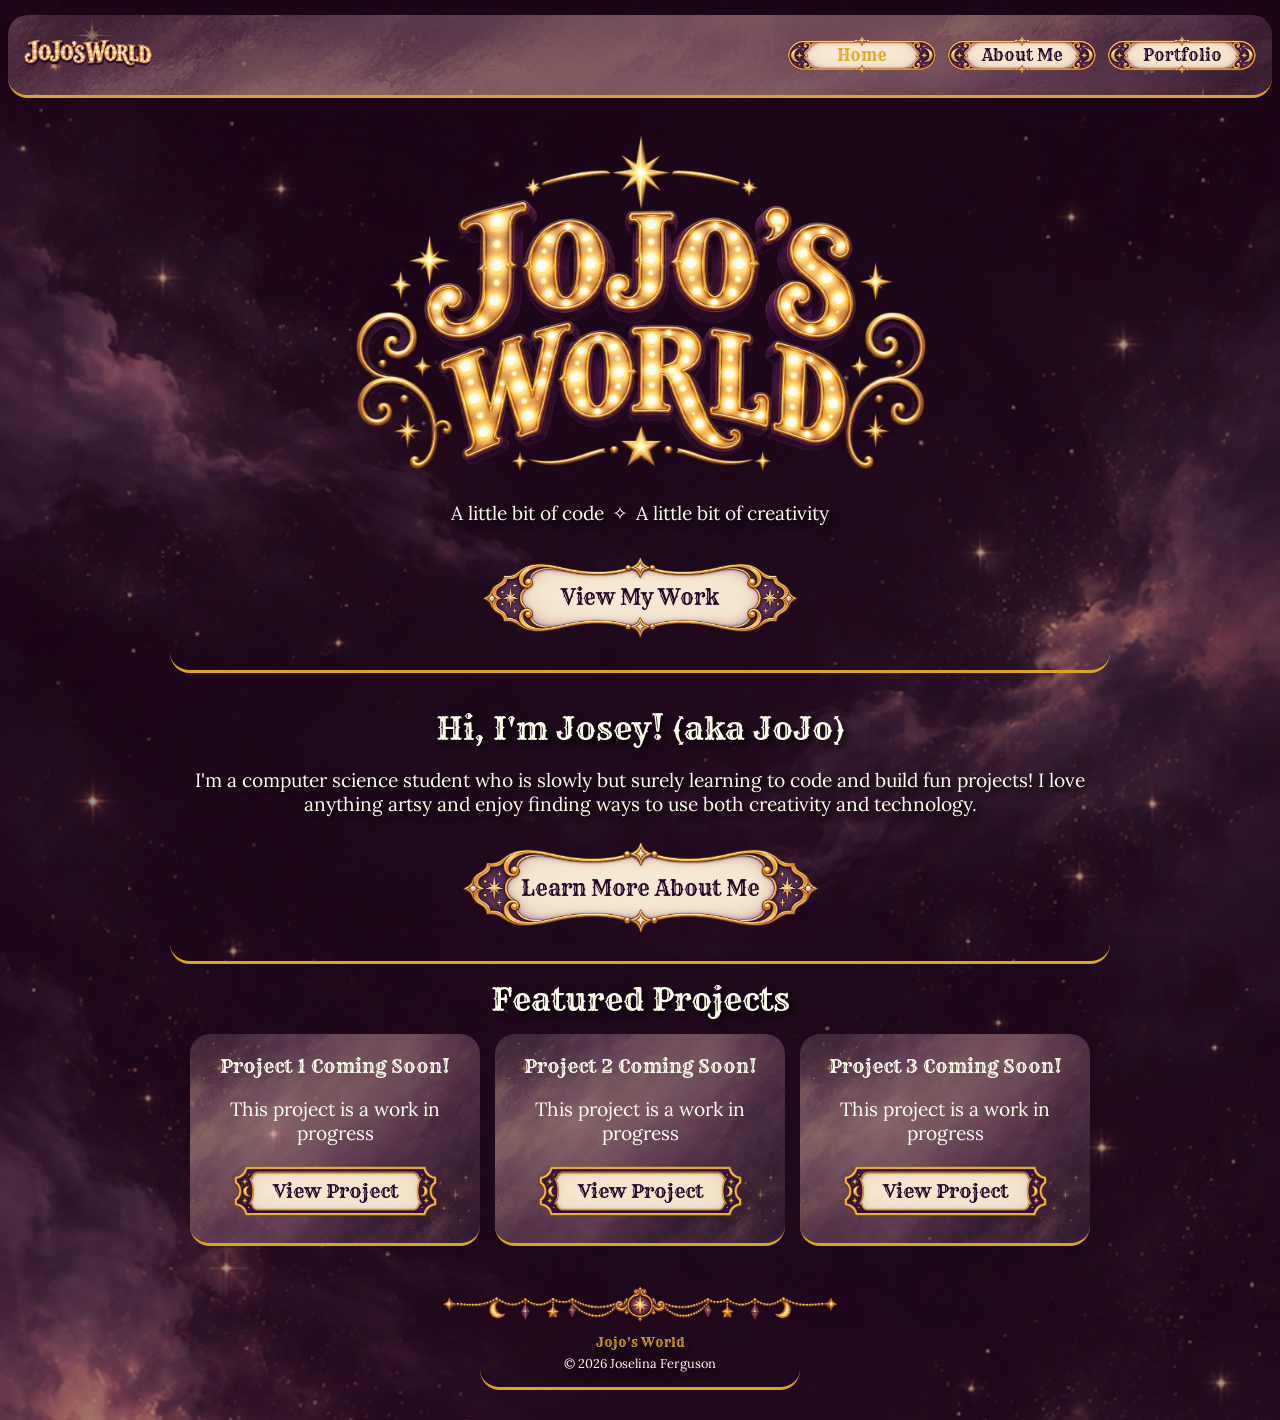
<file: index.html>
<!DOCTYPE html>
<html>
    <head>
        <title>Jojo's World</title>
        <meta 
            name="viewport" 
            content="width=device-width, initial-scale=1.0">
        
        <link 
            rel="stylesheet" 
            type="text/css" 
            href="style.css">

        <link 
            rel="icon" 
            type="image/png" 
            href="images/jojoLogo.png">

        <link 
            rel="preconnect" 
            href="https://fonts.googleapis.com">

        <link 
            rel="preconnect" 
            href="https://fonts.gstatic.com" 
            crossorigin>

        <link 
            href="https://fonts.googleapis.com/css2?family=Rye&family=Limelight&family=Lora:wght@400;700&display=swap" 
            rel="stylesheet">
    </head>

    <body>

        <nav>
            <h1>
                <img src="images/navJojosWorld.png" alt="Jojo's World">
            </h1>
            <div class="navLinks">
                <a class="active" href="index.html">Home</a>
                <a href="aboutMe.html">About Me</a>
                <a href="portfolioPage.html">Portfolio</a>
            </div>
        </nav>

        <section class="hero">
            <h2>
                <img 
                src="images/homeJojosWorld.png"
                alt ="Jojo's World">
            </h2>
            <p>
                <span>A little bit of code</span>
                <span class="sparkleHero">✧</span>
                <span>A little bit of creativity</span>
            </p>
            <a href="portfolioPage.html">View My Work </a>
        </section>
        
        <section class="aboutPreview">
            <h2>
                Hi, I'm Josey! (aka JoJo)
            </h2>
            <p>
                I'm a computer science student who is slowly but surely learning to code and build fun projects! I love anything artsy and enjoy finding ways to use both creativity and technology.
            </p>
            <a href="aboutMe.html">Learn More About Me</a>
        </section>

        <section class="featuredProjects">
            <h2>
                Featured Projects
            </h2>
            <div class="projectGrid">
                <div class = "projectCard">
                    <h3>
                        Project 1 Coming Soon!
                    </h3>
                    <p>
                        This project is a work in progress
                    </p>
                    <a href="project1.html">View Project</a>
                </div>
                <div class = "projectCard">
                    <h3>
                        Project 2 Coming Soon!
                    </h3>
                    <p>
                        This project is a work in progress
                    </p>
                    <a href="project2.html">View Project</a>
                </div>
                <div class = "projectCard">
                    <h3>
                        Project 3 Coming Soon!
                    </h3>
                    <p>
                        This project is a work in progress
                    </p>
                    <a href="project3.html">View Project</a>
                </div>
            </div>
        </section>

        <footer>
            <div class="border">
                <img
                    src="images/border3.png"
                    alt="decorative border">
            </div>
            <h3>
                Jojo's World
            </h3>
            <p>
                © 2026 Joselina Ferguson
            </p>
        </footer>

        
    </body>
</html>
</file>
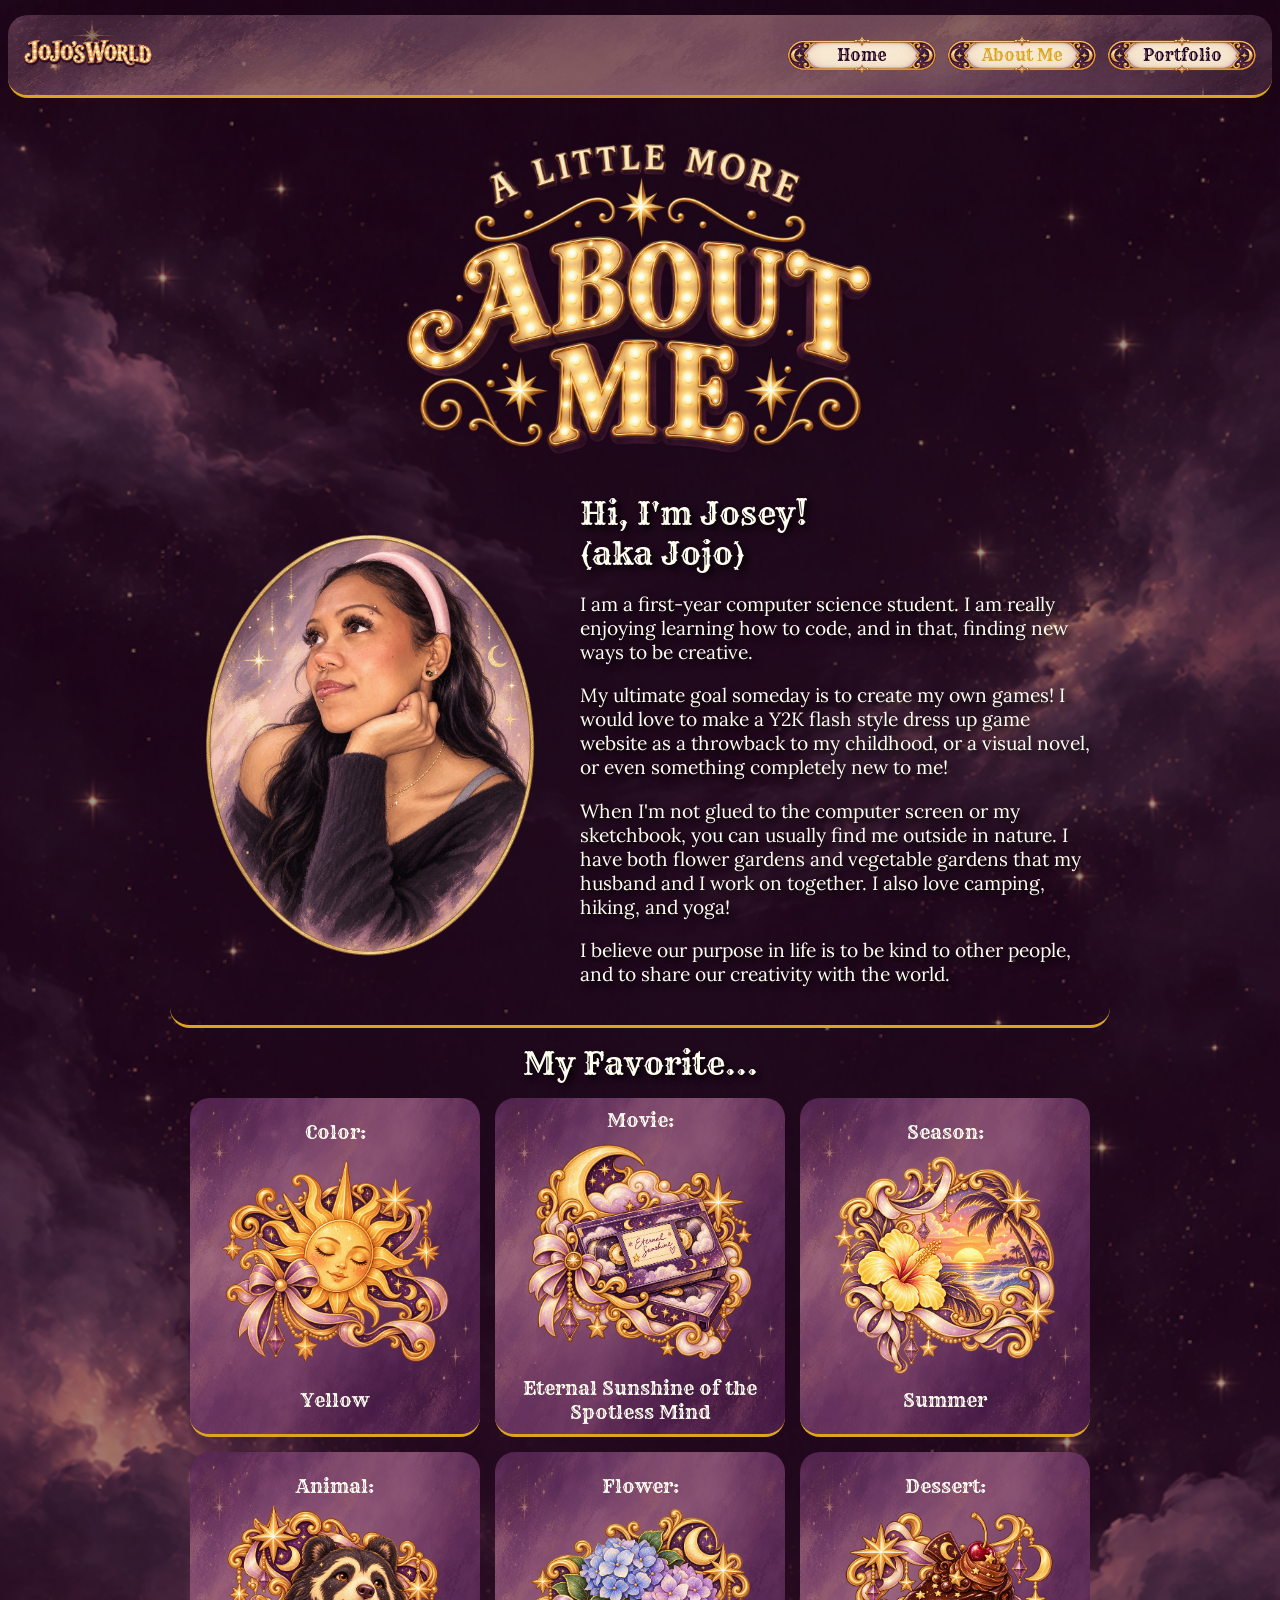
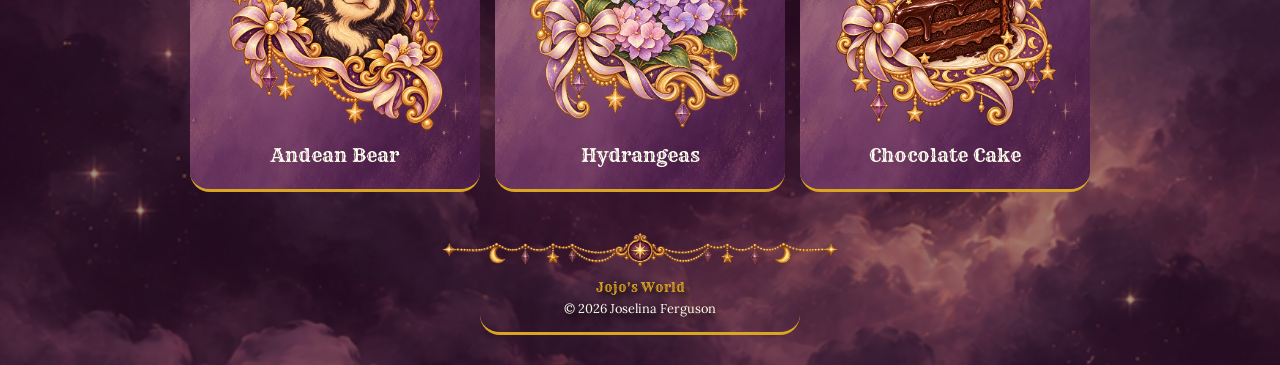
<file: aboutMe.html>
<!DOCTYPE html>
<html>
    <head>
        <title>Jojo's World | About Me</title>
        <meta 
            name="viewport" 
            content="width=device-width, initial-scale=1.0">
        
        <link 
            rel="stylesheet" 
            type="text/css" 
            href="style.css">

        <link 
            rel="icon" 
            type="image/png" 
            href="images/jojoLogo.png">

        <link 
            rel="preconnect" 
            href="https://fonts.googleapis.com">

        <link 
            rel="preconnect" 
            href="https://fonts.gstatic.com" 
            crossorigin>

        <link 
            href="https://fonts.googleapis.com/css2?family=Rye&family=Limelight&family=Lora:wght@400;700&display=swap" 
            rel="stylesheet">
    </head>

    <body>

        <nav>
            <h1>
                <img src="images/navJojosWorld.png" alt="Jojo's World">
            </h1>
            <div class="navLinks">
                <a href="index.html">Home</a>
                <a class="active" href="aboutMe.html">About Me</a>
                <a href="portfolioPage.html">Portfolio</a>
            </div>
        </nav>

        <section class="aboutWelcome">
            <img 
                src="images/aboutMeWelcome.png"
                alt ="a little more about me">
        </section>

        <section class="aboutIntro">
            <img 
                src="images/profilePhoto.png"
                alt ="a portrait of Josey">

            <div class="aboutIntroText">
                <h2>Hi, I'm Josey! <br> (aka Jojo)</h2>
                <p>
                    I am a first-year computer science student. I am really enjoying learning how to code, and in that, finding new ways to be creative.
                </p>
                <p>
                    My ultimate goal someday is to create my own games! I would love to make a Y2K flash style dress up game website as a throwback to my childhood, or a visual novel, or even something completely new to me!
                </p>
                <p>
                    When I'm not glued to the computer screen or my sketchbook, you can usually find me outside in nature. I have both flower gardens and vegetable gardens that my husband and I work on together. I also love camping, hiking, and yoga!
                </p>
                <p>
                    I believe our purpose in life is to be kind to other people, and to share our creativity with the world.
                </p>
            </div>
        </section>

        <section class="aboutFavorites">
            <h2>
                My Favorite...
            </h2>
            <div class="favoritesGrid">
                <div class="favoritesCard">
                    <h3>
                        Color:
                    </h3>
                    <div>
                        <img
                            src="images/favoritesColor.png"
                            alt="a yellow sun">
                    </div>
                    <h3>
                        Yellow
                    </h3>
                </div>
                <div class="favoritesCard">
                    <h3>
                        Movie:
                    </h3>
                    <div>
                        <img
                            src="images/favoritesMovie.png"
                            alt="a vhs tape of eternal sunshine of the spotless mind">
                    </div>
                    <h3>
                        Eternal Sunshine of the Spotless Mind
                    </h3>
                </div>
                <div class="favoritesCard">
                    <h3>
                        Season:
                    </h3>
                    <div>
                        <img
                            src="images/favoritesSeason.png"
                            alt="a tropical summer scene">
                    </div>
                    <h3>
                        Summer
                    </h3>
                </div>
                <div class="favoritesCard">
                    <h3>
                        Animal:
                    </h3>
                    <div>
                        <img
                            src="images/favoritesAnimal.png"
                            alt="a cute andean bear">
                    </div>
                    <h3>
                        Andean Bear
                    </h3>
                </div>
                <div class="favoritesCard">
                    <h3>
                        Flower:
                    </h3>
                    <div>
                        <img
                            src="images/favoritesFlower.png"
                            alt="a bouquet of hydrangeas">
                    </div>
                    <h3>
                        Hydrangeas
                    </h3>
                </div>
                <div class="favoritesCard">
                    <h3>
                        Dessert:
                    </h3>
                    <div>
                        <img
                            src="images/favoritesDessert.png"
                            alt="a slice of chocolate cake">
                    </div>
                    <h3>
                        Chocolate Cake
                    </h3>
                </div>
            </div>
        </section>

        <footer>
            <div class="border">
                <img
                    src="images/border3.png"
                    alt="decorative border">
            </div>
            <h3>
                Jojo's World
            </h3>
            <p>
                © 2026 Joselina Ferguson
            </p>
        </footer>

        
    </body>
</html>
</file>
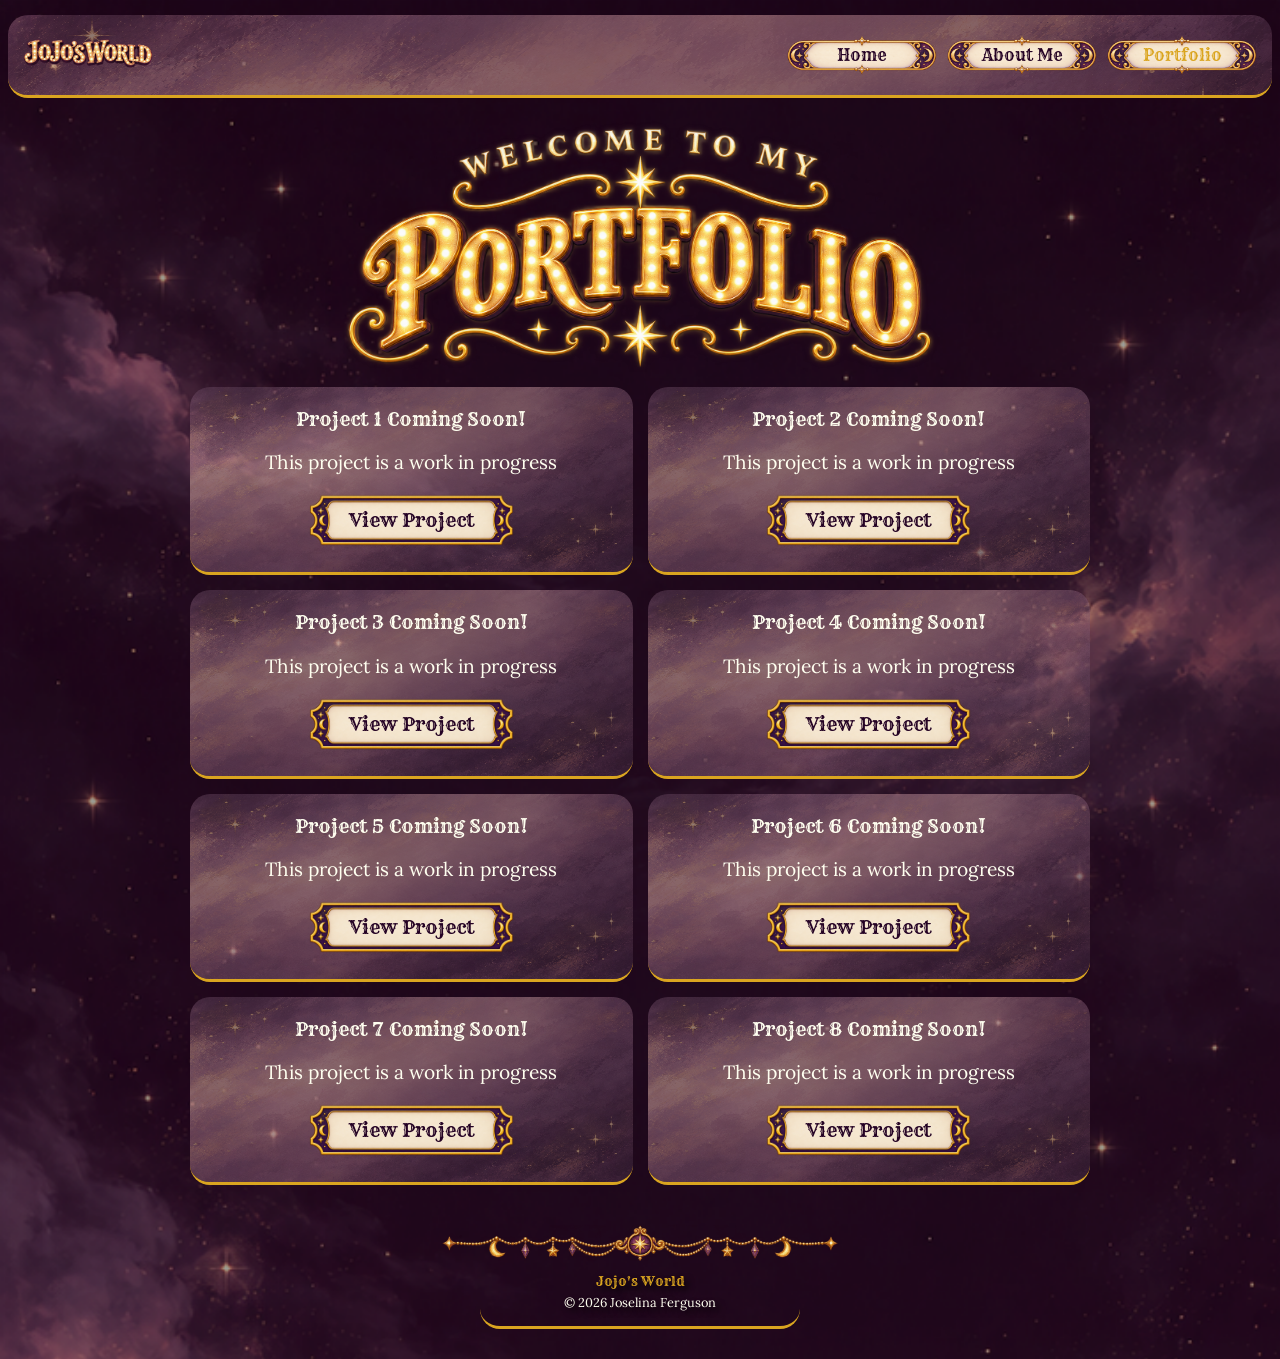
<file: portfolioPage.html>
<!DOCTYPE html>
<html>
    <head>
        <title>Jojo's World | Portfolio</title>
        <meta 
            name="viewport" 
            content="width=device-width, initial-scale=1.0">
        
        <link 
            rel="stylesheet" 
            type="text/css" 
            href="style.css">

        <link 
            rel="icon" 
            type="image/png" 
            href="images/jojoLogo.png">

        <link 
            rel="preconnect" 
            href="https://fonts.googleapis.com">

        <link 
            rel="preconnect" 
            href="https://fonts.gstatic.com" 
            crossorigin>

        <link 
            href="https://fonts.googleapis.com/css2?family=Rye&family=Limelight&family=Lora:wght@400;700&display=swap" 
            rel="stylesheet">
    </head>

    <body>

        <nav>
            <h1>
                <img src="images/navJojosWorld.png" alt="Jojo's World">
            </h1>
            <div class="navLinks">
                <a href="index.html">Home</a>
                <a href="aboutMe.html">About Me</a>
                <a class="active" href="portfolioPage.html">Portfolio</a>
            </div>
        </nav>

        <section class="featuredProjectsPortfolio">
            <h2>
                <img 
                src="images/porfolioWelcome.png"
                alt ="Welcome to my portfolio!">
            </h2>
            <div class="projectGridPortfolio">
                <div class = "projectCard">
                    <h3>
                        Project 1 Coming Soon!
                    </h3>
                    <p>
                        This project is a work in progress
                    </p>
                    <a href="project1.html">View Project</a>
                </div>
                <div class = "projectCard">
                    <h3>
                        Project 2 Coming Soon!
                    </h3>
                    <p>
                        This project is a work in progress
                    </p>
                    <a href="project2.html">View Project</a>
                </div>
                <div class = "projectCard">
                    <h3>
                        Project 3 Coming Soon!
                    </h3>
                    <p>
                        This project is a work in progress
                    </p>
                    <a href="project3.html">View Project</a>
                </div>
                <div class = "projectCard">
                    <h3>
                        Project 4 Coming Soon!
                    </h3>
                    <p>
                        This project is a work in progress
                    </p>
                    <a href="project4.html">View Project</a>
                </div>
                <div class = "projectCard">
                    <h3>
                        Project 5 Coming Soon!
                    </h3>
                    <p>
                        This project is a work in progress
                    </p>
                    <a href="project5.html">View Project</a>
                </div>
                <div class = "projectCard">
                    <h3>
                        Project 6 Coming Soon!
                    </h3>
                    <p>
                        This project is a work in progress
                    </p>
                    <a href="project6.html">View Project</a>
                </div>
                   <div class = "projectCard">
                    <h3>
                        Project 7 Coming Soon!
                    </h3>
                    <p>
                        This project is a work in progress
                    </p>
                    <a href="project7.html">View Project</a>
                </div>
                   <div class = "projectCard">
                    <h3>
                        Project 8 Coming Soon!
                    </h3>
                    <p>
                        This project is a work in progress
                    </p>
                    <a href="project8.html">View Project</a>
                </div>
            </div>
        </section>

         

        <footer>
            <div class="border">
                <img
                    src="images/border3.png"
                    alt="decorative border">
            </div>
            <h3>
                Jojo's World
            </h3>
            <p>
                © 2026 Joselina Ferguson
            </p>
        </footer>
        
    </body>
</html>
</file>
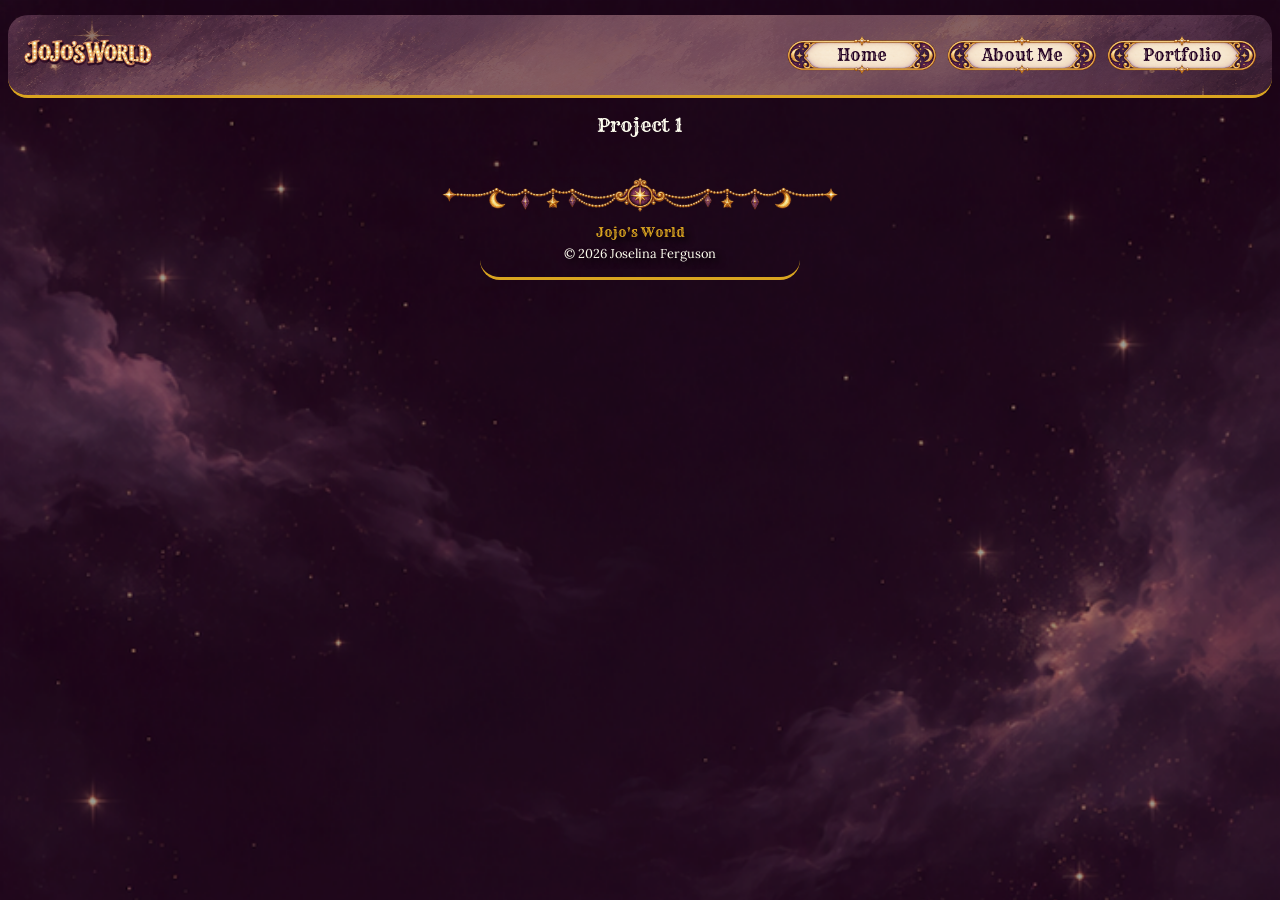
<file: project1.html>
<!DOCTYPE html>
<html>
    <head>
        <title>Jojo's World | Project 1</title>
        <meta 
            name="viewport" 
            content="width=device-width, initial-scale=1.0">
        
        <link 
            rel="stylesheet" 
            type="text/css" 
            href="style.css">

        <link 
            rel="icon" 
            type="image/png" 
            href="images/jojoLogo.png">

        <link 
            rel="preconnect" 
            href="https://fonts.googleapis.com">

        <link 
            rel="preconnect" 
            href="https://fonts.gstatic.com" 
            crossorigin>

        <link 
            href="https://fonts.googleapis.com/css2?family=Rye&family=Limelight&family=Lora:wght@400;700&display=swap" 
            rel="stylesheet">
    </head>

    <body>

        <nav>
            <h1>
                <img src="images/navJojosWorld.png" alt="Jojo's World">
            </h1>
            <div class="navLinks">
                <a href="index.html">Home</a>
                <a href="aboutMe.html">About Me</a>
                <a href="portfolioPage.html">Portfolio</a>
            </div>
        </nav>

        <h3>Project 1</h3>

        <footer>
            <div class="border">
                <img
                    src="images/border3.png"
                    alt="decorative border">
            </div>
            <h3>
                Jojo's World
            </h3>
            <p>
                © 2026 Joselina Ferguson
            </p>
        </footer>

        
    </body>
</html>
</file>
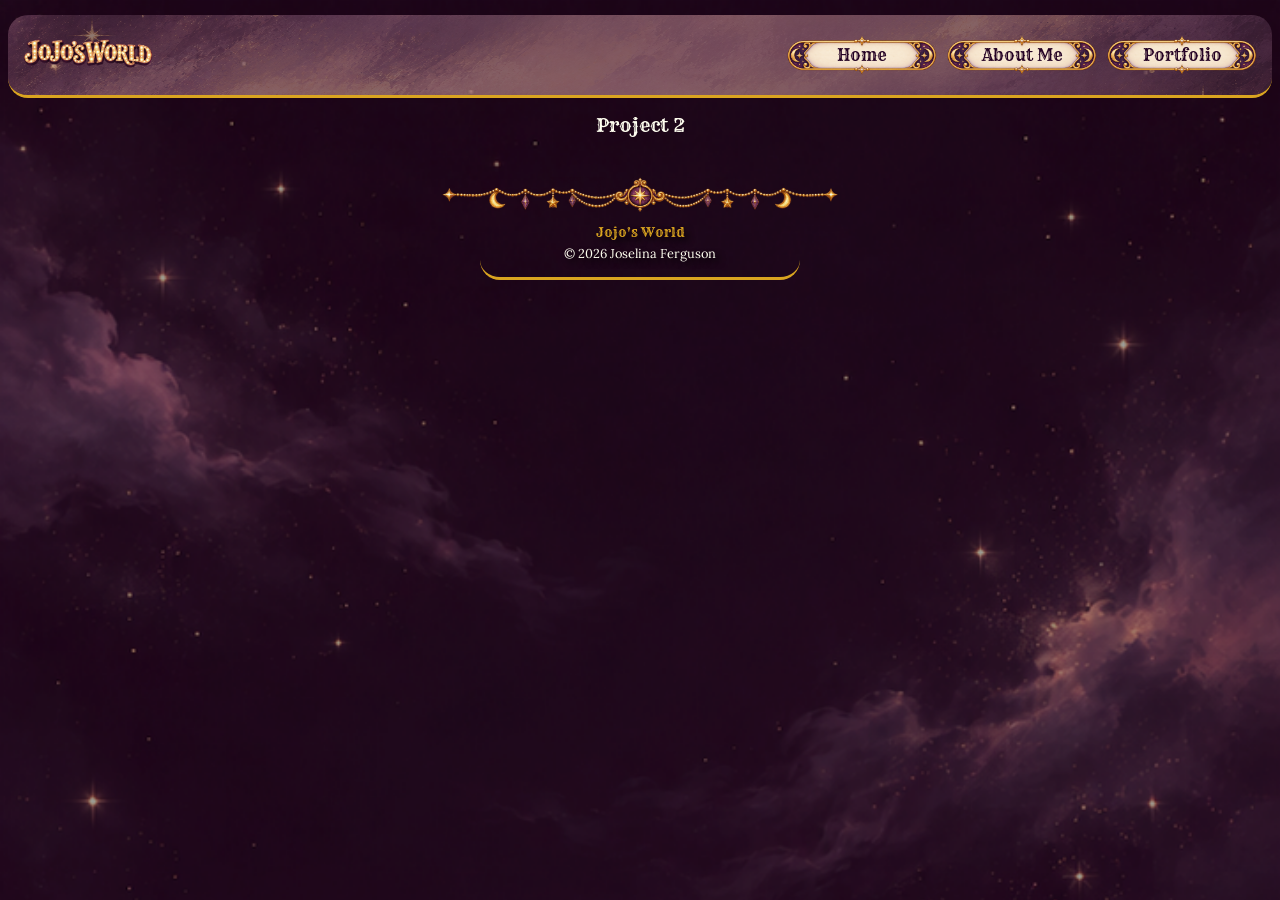
<file: project2.html>
<!DOCTYPE html>
<html>
    <head>
        <title>Jojo's World | Project 2</title>
        <meta 
            name="viewport" 
            content="width=device-width, initial-scale=1.0">
        
        <link 
            rel="stylesheet" 
            type="text/css" 
            href="style.css">

        <link 
            rel="icon" 
            type="image/png" 
            href="images/jojoLogo.png">

        <link 
            rel="preconnect" 
            href="https://fonts.googleapis.com">

        <link 
            rel="preconnect" 
            href="https://fonts.gstatic.com" 
            crossorigin>

        <link 
            href="https://fonts.googleapis.com/css2?family=Rye&family=Limelight&family=Lora:wght@400;700&display=swap" 
            rel="stylesheet">
    </head>

    <body>

        <nav>
            <h1>
                <img src="images/navJojosWorld.png" alt="Jojo's World">
            </h1>
            <div class="navLinks">
                <a href="index.html">Home</a>
                <a href="aboutMe.html">About Me</a>
                <a href="portfolioPage.html">Portfolio</a>
            </div>
        </nav>

        <h3>Project 2</h3>

        <footer>
            <div class="border">
                <img
                    src="images/border3.png"
                    alt="decorative border">
            </div>
            <h3>
                Jojo's World
            </h3>
            <p>
                © 2026 Joselina Ferguson
            </p>
        </footer>

        

        
    </body>
</html>
</file>
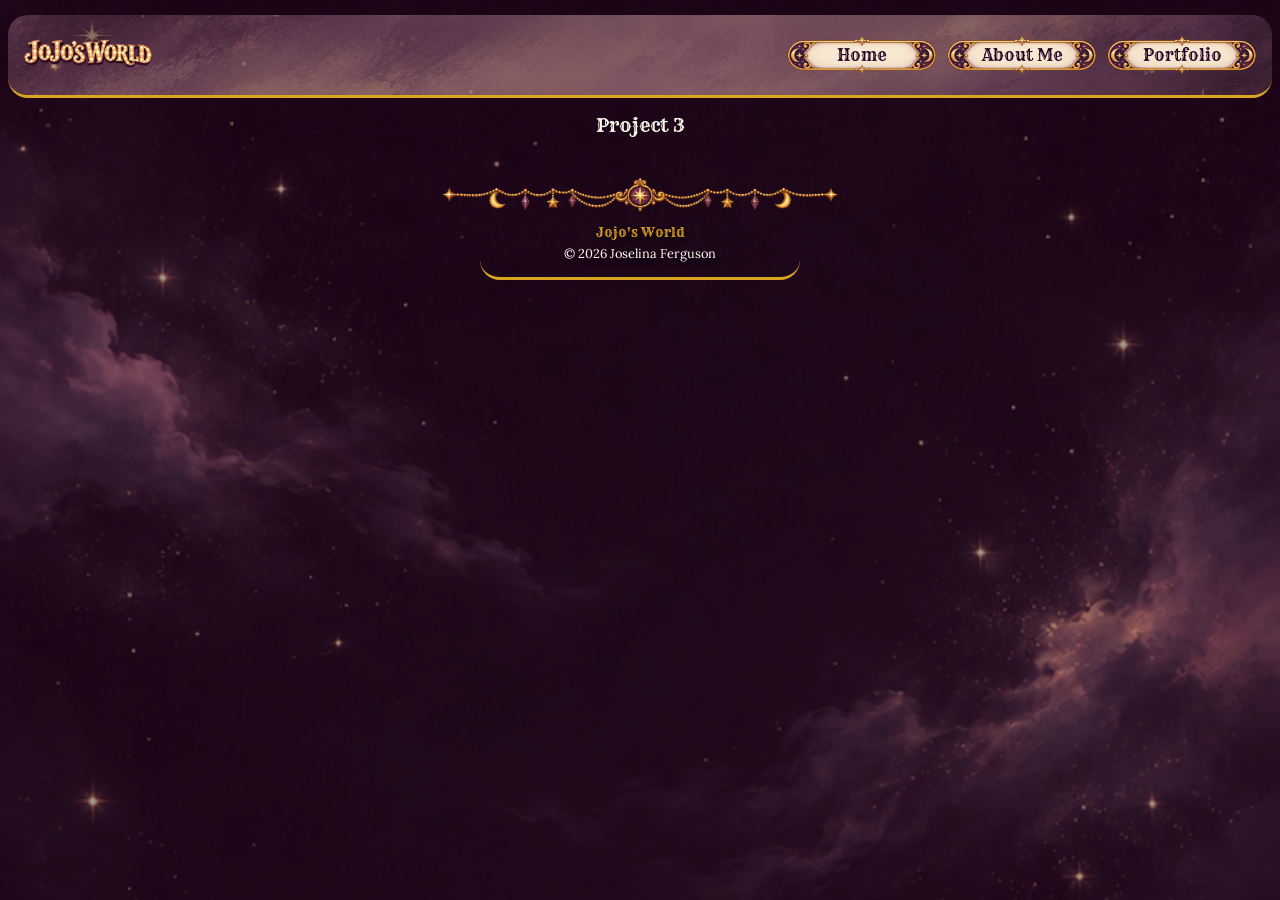
<file: project3.html>
<!DOCTYPE html>
<html>
    <head>
        <title>Jojo's World | Project 3</title>
        <meta 
            name="viewport" 
            content="width=device-width, initial-scale=1.0">
        
        <link 
            rel="stylesheet" 
            type="text/css" 
            href="style.css">

        <link 
            rel="icon" 
            type="image/png" 
            href="images/jojoLogo.png">

        <link 
            rel="preconnect" 
            href="https://fonts.googleapis.com">

        <link 
            rel="preconnect" 
            href="https://fonts.gstatic.com" 
            crossorigin>

        <link 
            href="https://fonts.googleapis.com/css2?family=Rye&family=Limelight&family=Lora:wght@400;700&display=swap" 
            rel="stylesheet">
    </head>

    <body>

        <nav>
            <h1>
                <img src="images/navJojosWorld.png" alt="Jojo's World">
            </h1>
            <div class="navLinks">
                <a href="index.html">Home</a>
                <a href="aboutMe.html">About Me</a>
                <a href="portfolioPage.html">Portfolio</a>
            </div>
        </nav>

        <h3>Project 3</h3>

        <footer>
            <div class="border">
                <img
                    src="images/border3.png"
                    alt="decorative border">
            </div>
            <h3>
                Jojo's World
            </h3>
            <p>
                © 2026 Joselina Ferguson
            </p>
        </footer>

        
    </body>
</html>
</file>
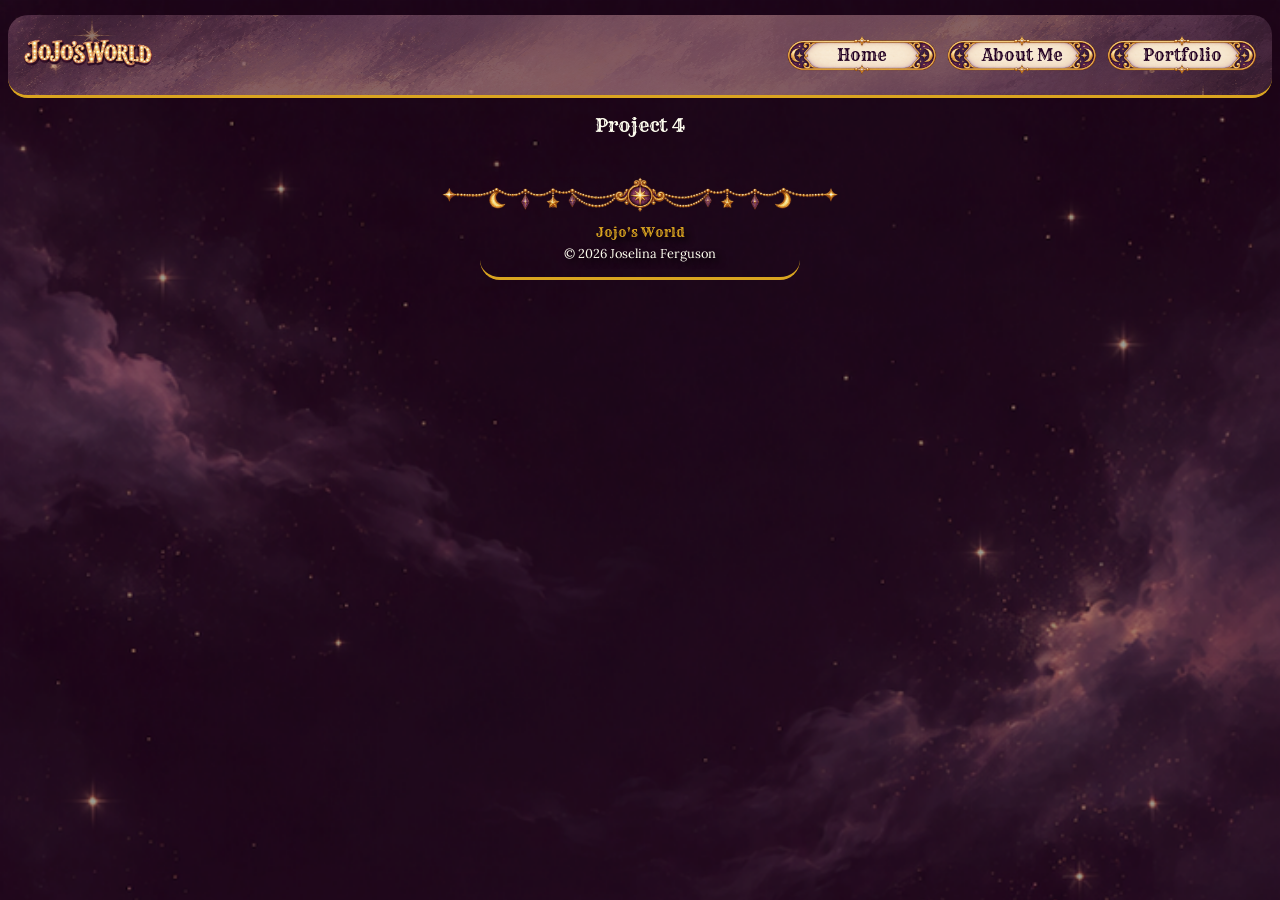
<file: project4.html>
<!DOCTYPE html>
<html>
    <head>
        <title>Jojo's World | Project 4</title>
        <meta 
            name="viewport" 
            content="width=device-width, initial-scale=1.0">
        
        <link 
            rel="stylesheet" 
            type="text/css" 
            href="style.css">

        <link 
            rel="icon" 
            type="image/png" 
            href="images/jojoLogo.png">

        <link 
            rel="preconnect" 
            href="https://fonts.googleapis.com">

        <link 
            rel="preconnect" 
            href="https://fonts.gstatic.com" 
            crossorigin>

        <link 
            href="https://fonts.googleapis.com/css2?family=Rye&family=Limelight&family=Lora:wght@400;700&display=swap" 
            rel="stylesheet">
    </head>

    <body>

        <nav>
            <h1>
                <img src="images/navJojosWorld.png" alt="Jojo's World">
            </h1>
            <div class="navLinks">
                <a href="index.html">Home</a>
                <a href="aboutMe.html">About Me</a>
                <a href="portfolioPage.html">Portfolio</a>
            </div>
        </nav>

        <h3>Project 4</h3>

        <footer>
            <div class="border">
                <img
                    src="images/border3.png"
                    alt="decorative border">
            </div>
            <h3>
                Jojo's World
            </h3>
            <p>
                © 2026 Joselina Ferguson
            </p>
        </footer>

        
    </body>
</html>
</file>
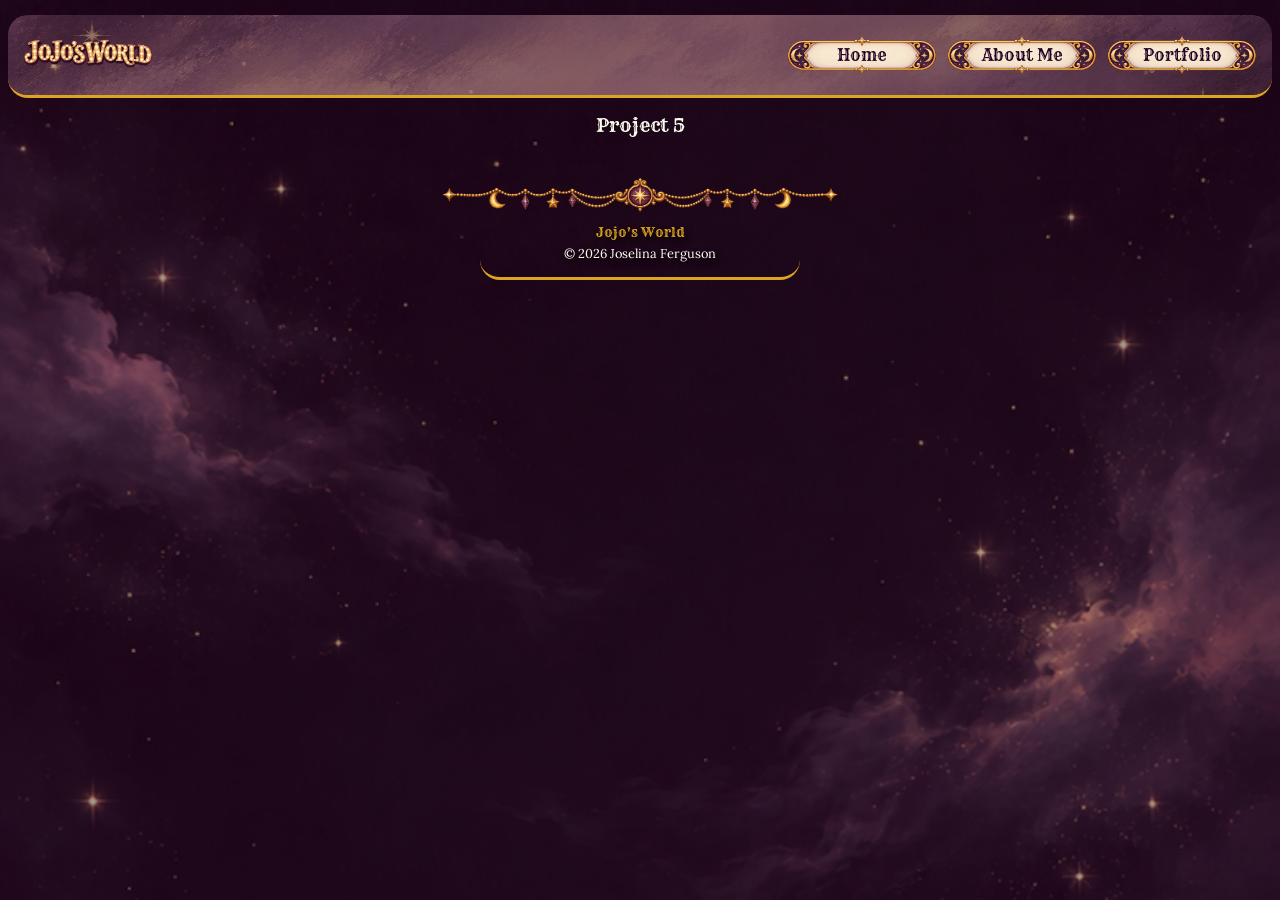
<file: project5.html>
<!DOCTYPE html>
<html>
    <head>
        <title>Jojo's World | Project 5</title>
        <meta 
            name="viewport" 
            content="width=device-width, initial-scale=1.0">
        
        <link 
            rel="stylesheet" 
            type="text/css" 
            href="style.css">

        <link 
            rel="icon" 
            type="image/png" 
            href="images/jojoLogo.png">

        <link 
            rel="preconnect" 
            href="https://fonts.googleapis.com">

        <link 
            rel="preconnect" 
            href="https://fonts.gstatic.com" 
            crossorigin>

        <link 
            href="https://fonts.googleapis.com/css2?family=Rye&family=Limelight&family=Lora:wght@400;700&display=swap" 
            rel="stylesheet">
    </head>

    <body>

        <nav>
            <h1>
                <img src="images/navJojosWorld.png" alt="Jojo's World">
            </h1>
            <div class="navLinks">
                <a href="index.html">Home</a>
                <a href="aboutMe.html">About Me</a>
                <a href="portfolioPage.html">Portfolio</a>
            </div>
        </nav>

        <h3>Project 5</h3>

        <footer>
            <div class="border">
                <img
                    src="images/border3.png"
                    alt="decorative border">
            </div>
            <h3>
                Jojo's World
            </h3>
            <p>
                © 2026 Joselina Ferguson
            </p>
        </footer>

        
    </body>
</html>
</file>
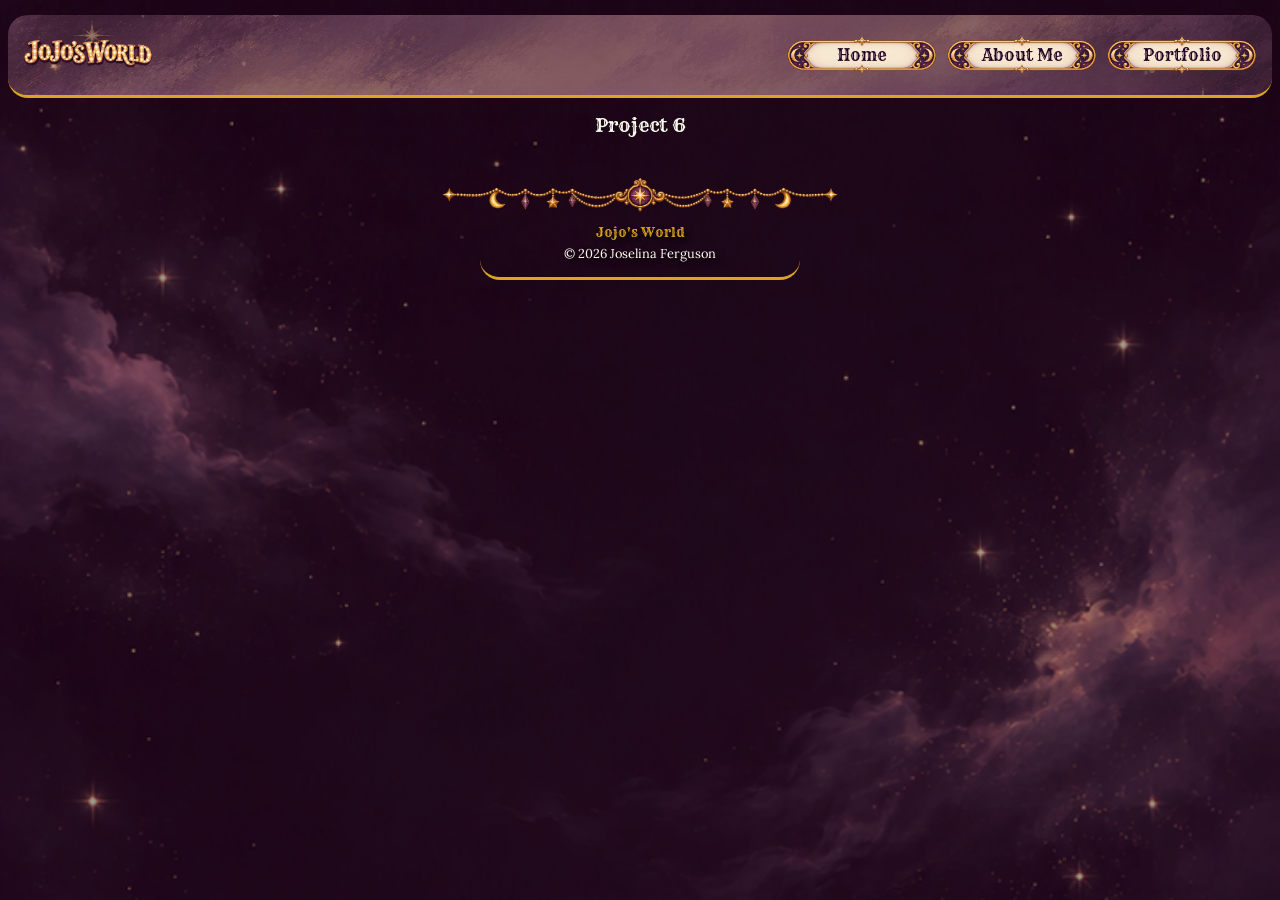
<file: project6.html>
<!DOCTYPE html>
<html>
    <head>
        <title>Jojo's World | Project 6</title>
        <meta 
            name="viewport" 
            content="width=device-width, initial-scale=1.0">
        
        <link 
            rel="stylesheet" 
            type="text/css" 
            href="style.css">

        <link 
            rel="icon" 
            type="image/png" 
            href="images/jojoLogo.png">

        <link 
            rel="preconnect" 
            href="https://fonts.googleapis.com">

        <link 
            rel="preconnect" 
            href="https://fonts.gstatic.com" 
            crossorigin>

        <link 
            href="https://fonts.googleapis.com/css2?family=Rye&family=Limelight&family=Lora:wght@400;700&display=swap" 
            rel="stylesheet">
    </head>

    <body>

        <nav>
            <h1>
                <img src="images/navJojosWorld.png" alt="Jojo's World">
            </h1>
            <div class="navLinks">
                <a href="index.html">Home</a>
                <a href="aboutMe.html">About Me</a>
                <a href="portfolioPage.html">Portfolio</a>
            </div>
        </nav>

        <h3>Project 6</h3>

        <footer>
            <div class="border">
                <img
                    src="images/border3.png"
                    alt="decorative border">
            </div>
            <h3>
                Jojo's World
            </h3>
            <p>
                © 2026 Joselina Ferguson
            </p>
        </footer>

        
    </body>
</html>
</file>
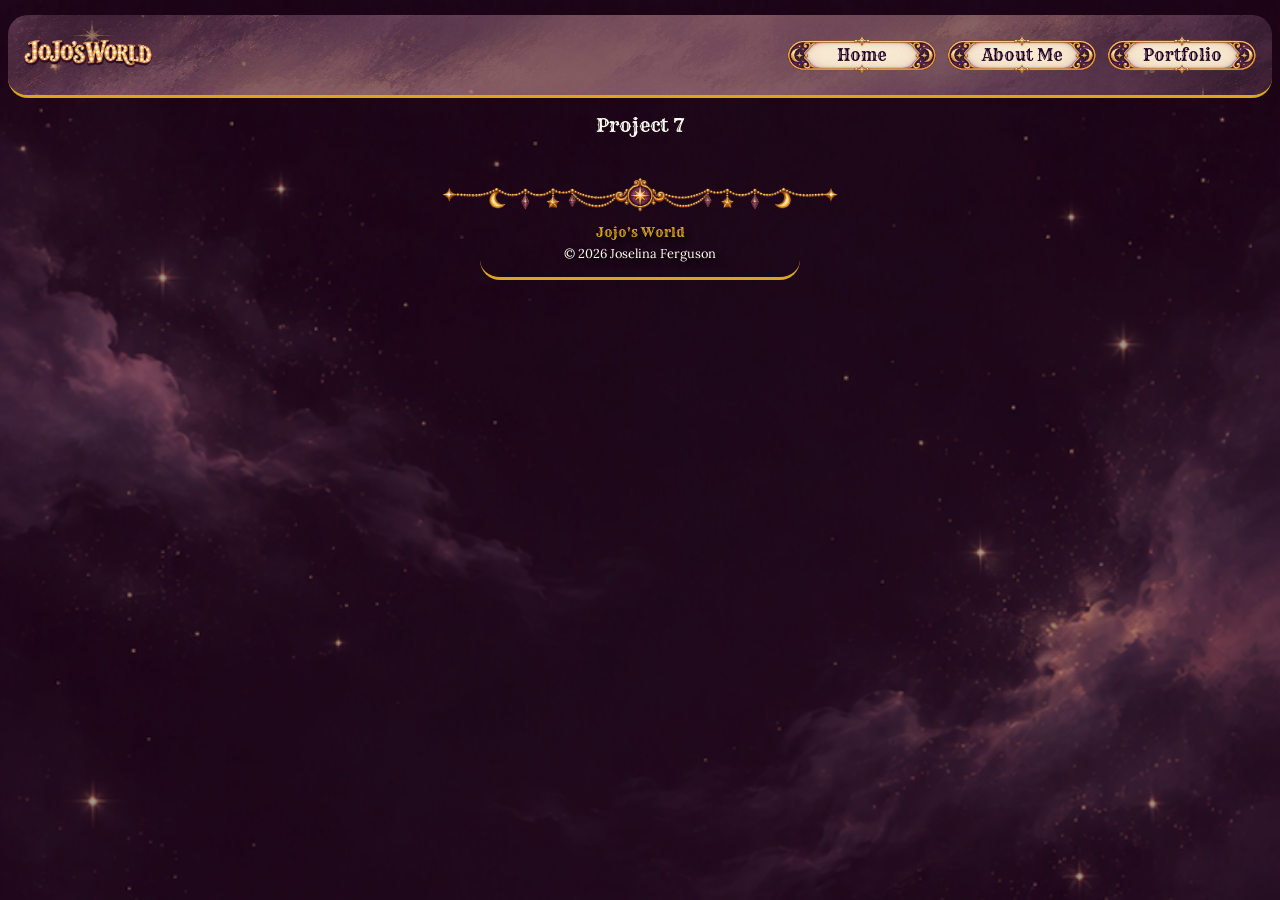
<file: project7.html>
<!DOCTYPE html>
<html>
    <head>
        <title>Jojo's World | Project 7</title>
        <meta 
            name="viewport" 
            content="width=device-width, initial-scale=1.0">
        
        <link 
            rel="stylesheet" 
            type="text/css" 
            href="style.css">

        <link 
            rel="icon" 
            type="image/png" 
            href="images/jojoLogo.png">

        <link 
            rel="preconnect" 
            href="https://fonts.googleapis.com">

        <link 
            rel="preconnect" 
            href="https://fonts.gstatic.com" 
            crossorigin>

        <link 
            href="https://fonts.googleapis.com/css2?family=Rye&family=Limelight&family=Lora:wght@400;700&display=swap" 
            rel="stylesheet">
    </head>

    <body>

        <nav>
            <h1>
                <img src="images/navJojosWorld.png" alt="Jojo's World">
            </h1>
            <div class="navLinks">
                <a href="index.html">Home</a>
                <a href="aboutMe.html">About Me</a>
                <a href="portfolioPage.html">Portfolio</a>
            </div>
        </nav>

        <h3>Project 7</h3>

        <footer>
            <div class="border">
                <img
                    src="images/border3.png"
                    alt="decorative border">
            </div>
            <h3>
                Jojo's World
            </h3>
            <p>
                © 2026 Joselina Ferguson
            </p>
        </footer>

        
    </body>
</html>
</file>
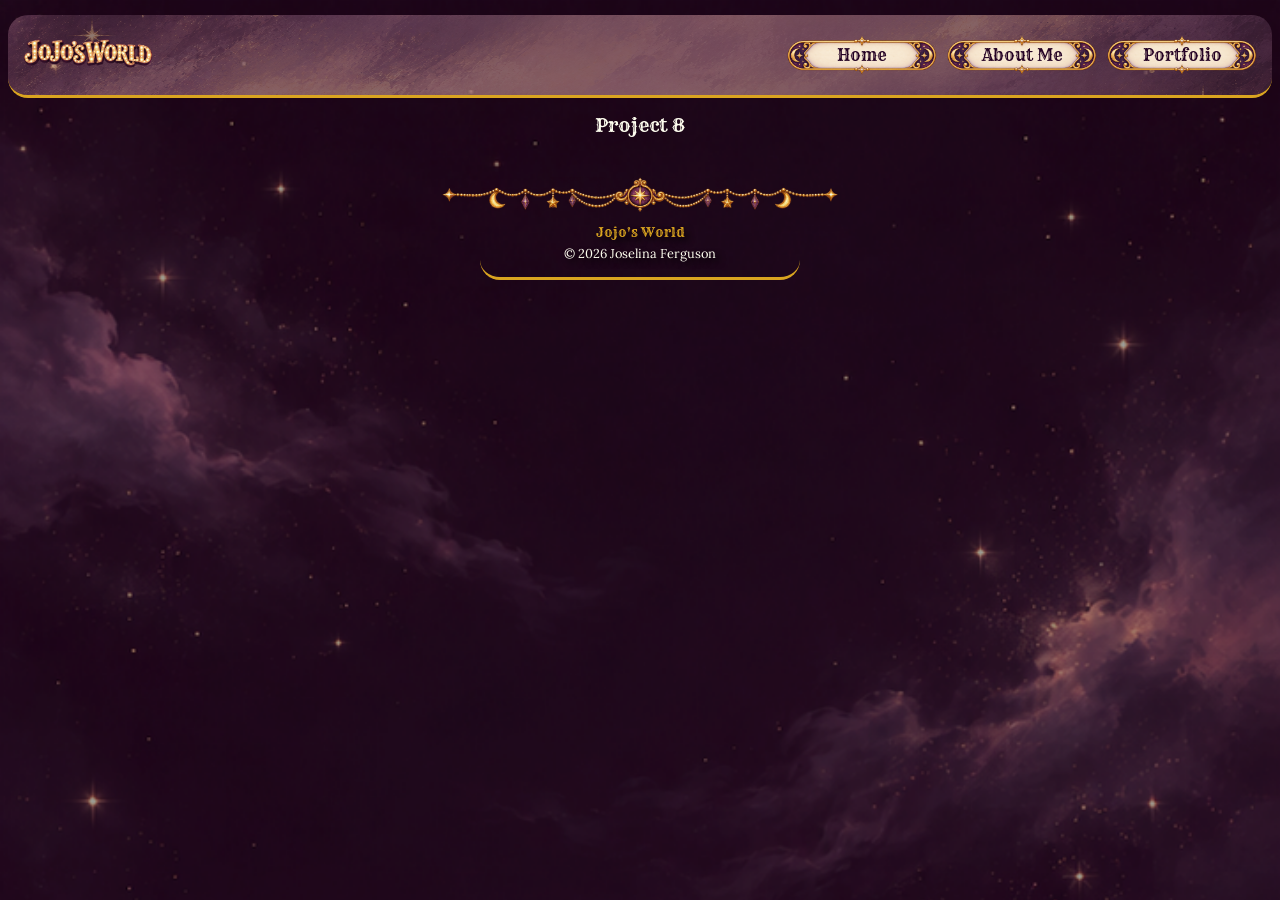
<file: project8.html>
<!DOCTYPE html>
<html>
    <head>
        <title>Jojo's World | Project 8</title>
        <meta 
            name="viewport" 
            content="width=device-width, initial-scale=1.0">
        
        <link 
            rel="stylesheet" 
            type="text/css" 
            href="style.css">

        <link 
            rel="icon" 
            type="image/png" 
            href="images/jojoLogo.png">

        <link 
            rel="preconnect" 
            href="https://fonts.googleapis.com">

        <link 
            rel="preconnect" 
            href="https://fonts.gstatic.com" 
            crossorigin>

        <link 
            href="https://fonts.googleapis.com/css2?family=Rye&family=Limelight&family=Lora:wght@400;700&display=swap" 
            rel="stylesheet">
    </head>

    <body>

        <nav>
            <h1>
                <img src="images/navJojosWorld.png" alt="Jojo's World">
            </h1>
            <div class="navLinks">
                <a href="index.html">Home</a>
                <a href="aboutMe.html">About Me</a>
                <a href="portfolioPage.html">Portfolio</a>
            </div>
        </nav>

        <h3>Project 8</h3>

        <footer>
            <div class="border">
                <img
                    src="images/border3.png"
                    alt="decorative border">
            </div>
            <h3>
                Jojo's World
            </h3>
            <p>
                © 2026 Joselina Ferguson
            </p>
        </footer>

        
    </body>
</html>
</file>
<file: style.css>
/* 
GENERAL/BASE STYLES 
*/

h1 {
    font-family: "Rye", serif;
    font-size: 1rem;
    color: ivory;
    font-weight: normal;
    margin: 0;
}

h2 {
    font-family: "Rye", sans-serif;
    color: ivory;
    font-weight: normal;
    font-size: 1.2rem;
    margin: 0;
}

h3 {
    font-family: "Rye", serif;
    font-size: 1.2rem;
    color: ivory;
    font-weight: normal;
    margin: 0;
    text-align: center;
    text-shadow: none;
}

body {
    font-family: "Lora", Georgia, serif;
    color: ivory;
    background-color: rgb(36, 2, 36);
    font-weight: normal;
    font-size: 1.2rem;
    background-image: url("images/background1.png");
    background-size: 100% auto;
    background-repeat: no-repeat;
    background-position: top center;
    text-shadow: 4px 4px 6px rgba(0, 0, 0, 0.9);
}


/* 
NAVIGATION STYLES 
*/

.navLinks {
    display: flex;
    gap: 10px;
}

nav a {
    color: rgb(36, 2, 36);
    font-family: "Rye";
    font-size: 1rem;
    font-weight: normal;
    text-decoration: none;
    white-space: nowrap;
    background-image: url(images/navbutton.png);
    background-size: contain;
    background-repeat: no-repeat;
    background-position: center;
    width: 150px;
    height: 50px;
    display: flex;
    align-items: center;
    justify-content: center;
}

nav a:hover {
    color: goldenrod;
}

nav a.active {
    color: goldenrod;
    position: relative;
}

nav {
    display: flex;
    justify-content: space-between;
    align-items: center;
    padding: 15px;
    border-bottom: 3px solid goldenrod;
    border-radius: 20px;
    margin: 15px auto;
    text-shadow: none;
    position: relative;
    overflow: hidden;
}

nav::before {
    content: "";
    position: absolute;
    background-image: url("images/navBackground.png");
    inset: 0;
    background-size: 100% 100%;
    background-repeat: no-repeat;
    background-position: center;
    opacity: 0.5;
}

nav > * {
    position: relative;
}

nav img {
    width: 130px;
}

/* 
HERO STYLES 
*/

.hero {
    text-align: center;
    padding: 20px;
    margin: 15px auto;
    border-bottom: 3px solid goldenrod;
    border-radius: 20px;
    max-width: 900px;
}

.hero h2 {
    font-size: 2rem;
}

.hero p {
    display: flex;
    justify-content: center;
}

.sparkleHero {
    margin: 0 8px;
}

.hero a {
    text-decoration: none;
    background-image: url("images/button1.png");
    background-size: contain;
    background-repeat: no-repeat;
    background-position: center;
    color: rgb(36, 2, 36);
    text-shadow: none;
    padding: 80px;
    display: inline-block;
    margin: -40px;
    font-size: 1.3rem;
    font-family: "Rye", serif;
}

.hero a:hover {
    color: goldenrod;
}

.hero img {
    width: 65%;
}

/* 
ABOUT PREVIEW STYLES 
*/

.aboutPreview {
    text-align: center;
    padding: 20px;
    margin: 15px auto;
    border-bottom: 3px solid goldenrod;
    border-radius: 20px;
    max-width: 900px;
}

.aboutPreview h2 {
    font-size: 2rem;
}

.aboutPreview a {
    text-decoration: none;
    background-image: url("images/button1.png");
    background-size: contain;
    background-repeat: no-repeat;
    background-position: center;
    color: rgb(36, 2, 36);
    text-shadow: none;
    padding: 60px;
    display: inline-block;
    margin: -20px;
    font-size: 1.3rem;
    font-family: "Rye", serif;
}

.aboutPreview a:hover {
    color: goldenrod;
}

/* 
FEATURED PROJECT STYLES 
*/

.featuredProjects h2 {
    font-size: 2rem;
    text-align: center;
    margin: 15px;
}

.featuredProjectsPortfolio img {
    width: 55%;
    margin: 15px auto;
    display: block;
    max-width: 600px;
}

.projectCard {
    border-bottom: 3px solid goldenrod;
    border-radius: 20px;
    text-align: center;
    padding: 10px;
    text-shadow: none;
    position: relative;
    overflow: hidden;
}

.projectCard::before {
    content: "";
    position: absolute;
    inset: 0;
    background-image: url("images/backgroundCard.png");
    background-size: 100% 100%;
    background-repeat: no-repeat;
    background-position: center;
    opacity: 0.5;
}

.projectCard > * {
    position: relative;
}

.projectCard h3 {
    margin: 10px;
}

.projectGrid {
    display: grid;
    grid-template-columns: repeat(3, 1fr);
    grid-auto-rows: 1fr;
    gap: 15px;
    max-width: 900px;
    margin: 0 auto;
}

.projectGridPortfolio {
    display: grid;
    grid-template-columns: repeat(2, 1fr);
    grid-auto-rows: 1fr;
    gap: 15px;
    max-width: 900px;
    margin: 0 auto;
}

.projectCard a {
    text-decoration: none;
    background-image: url("images/button3.png");
    background-size: contain;
    background-repeat: no-repeat;
    background-position: center;
    color: rgb(36, 2, 36);
    padding: 10px;
    padding: 40px;
    display: inline-block;
    margin: -25px auto -10px;
    font-family: "Rye", serif;
    white-space: nowrap;
}

.projectCard a:hover {
    color: goldenrod;
}

/*
ABOUT INTRO STYLES
*/

.aboutWelcome img {
    width: 50%;
    margin: 15px auto -30px;
    display: block;
    max-width: 500px;
}

.aboutIntro {
    display: flex;
    align-items: center;
    gap: 30px;
    max-width: 900px;
    margin: 15px auto;
    padding: 20px;
    border-bottom: 3px solid goldenrod;
    border-radius: 20px;

}

.aboutIntro img {
    width: 40%;
}

.aboutIntroText {
    flex: 1;  
}

.aboutIntroText h2 {
    font-size: 2rem;
}

/* 
ABOUT FAVORITE STYLES
*/

.aboutFavorites {
    text-align: center;
}

.favoritesGrid {
    display: grid;
    grid-auto-rows: 1fr;
    grid-template-columns: repeat(3, 1fr);
    gap: 15px;
    max-width: 900px;
    margin: 0 auto;
}

.favoritesCard {
    background-color: rgba(75, 6, 75, 0.8);
    border-bottom: 3px solid goldenrod;
    border-radius: 20px;
    text-align: center;
    padding: 10px;
    display: flex;
    flex-direction: column;
    justify-content: center;
    position: relative;
    overflow: hidden;
}

.favoritesCard img {
    width: 85%;
    padding: 5px;
    object-fit: contain;
    aspect-ratio: 1 / 1;
}

.favoritesCard::before {
    content: "";
    position: absolute;
    inset: 0;
    background-image: url("images/backgroundCard.png");
    background-size: 100% 100%;
    background-repeat: no-repeat;
    background-position: center;
    opacity: 0.5;
}

.aboutFavorites h2 {
    font-size: 2rem;
    text-align: center;
    margin: 15px;
}

.favoritesCard > * {
    position: relative;
}

/* 
FOOTER STYLE
*/

footer {
    text-align: center;
    padding: 10px;
    border-bottom: 3px solid goldenrod;
    border-radius: 20px;
    margin: 30px auto;
    max-width: 300px;
    font-size: 0.8rem;
}

footer h3 {
    color: goldenrod;
    font-size: 0.8rem;
    text-shadow: 4px 4px 6px rgba(0, 0, 0, 0.9);
}

footer p {
    margin: 5px;
}

footer img {
    width: 140%;
    margin-bottom: 8px;
    margin-left: -20%;
}

/* 
MOBILE STYLE EDITS
*/

@media (max-width: 720px) {

    .projectGrid {
        grid-template-columns: 1fr;
        padding: 0 10px;
    }

    body {
        background-size: 100% 3000px;
    }
    
}

@media (max-width: 650px) {
    nav {
        flex-direction: column;
        gap: 5px;
    }

    nav::before {
    background-image: url("images/navBackgroundMobile.png");
    }

    .navLinks {
        flex-direction: column;
        gap: 0px;
    }

}

@media (max-width: 600px) {

    nav {
        flex-direction: column;
        gap: 5px;
    }

    nav::before {
    background-image: url("images/navBackgroundMobile.png");
    }

    .navLinks {
        flex-direction: column;
        gap: 0px;
    }

    .hero p {
        flex-direction: column;
    }

    .projectGrid {
        grid-template-columns: 1fr;
        padding: 0 10px;
    }

    .projectGridPortfolio {
        grid-template-columns: 1fr;
        padding: 0 10px;
    }

    .favoritesGrid {
        grid-template-columns: repeat(2, 1fr);
        padding: 0 10px;
    }

    .aboutIntro {
        flex-direction: column;
        text-align: center;
    }

    .aboutIntro img {
        width: 65%;
    }

    .featuredProjects img {
        width: 80%;
    }

    .hero img {
        width: 80%;
    }

    footer img {
    width: 110%;
    margin-bottom: 8px;
    margin-left: -05%;
    margin-right: auto;
    }

    
}
</file>
